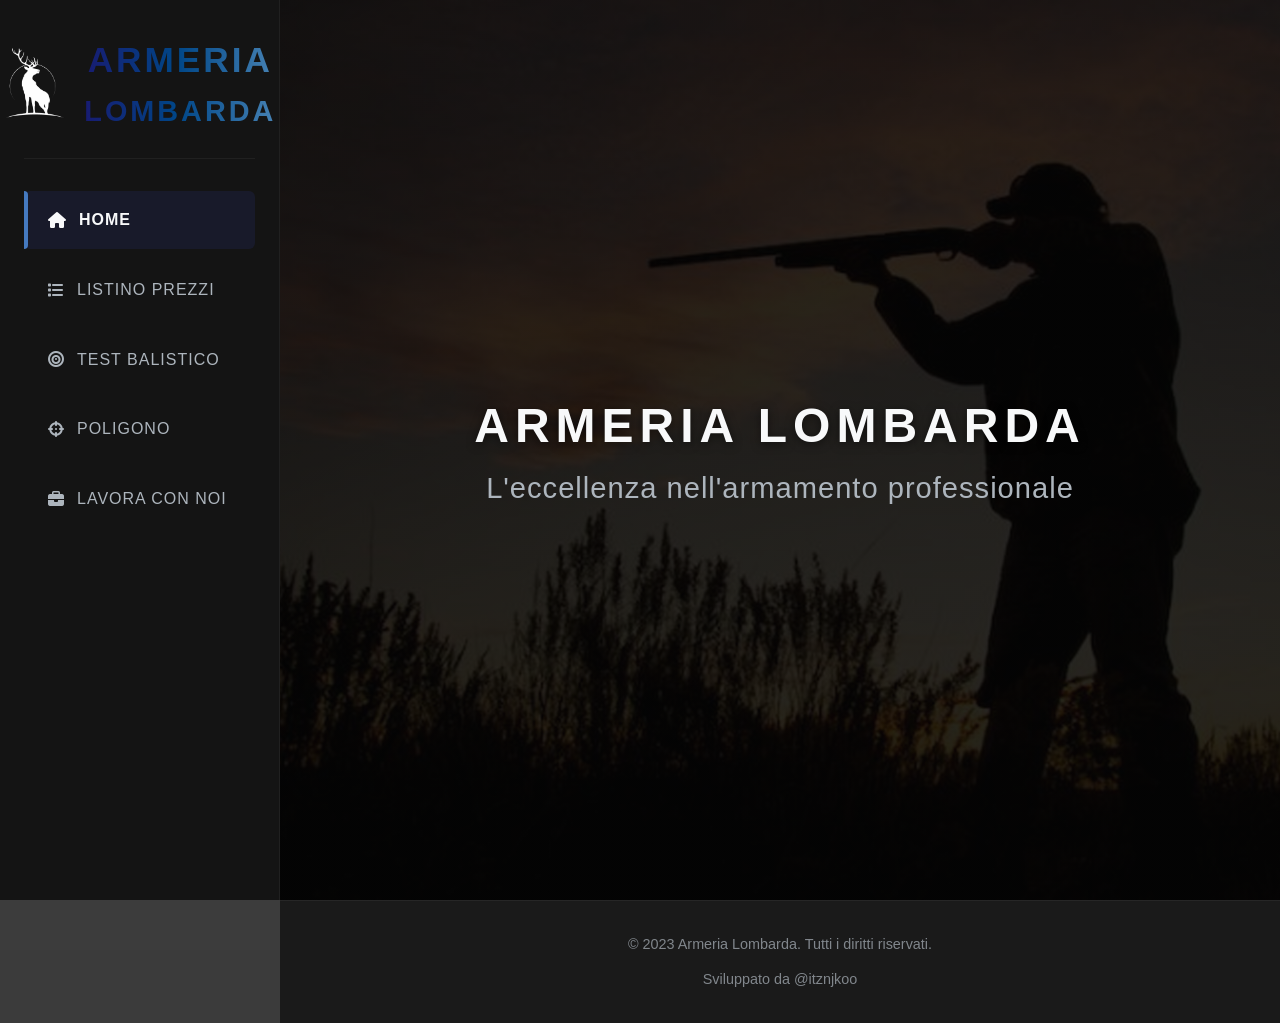
<file: index.html>
<!DOCTYPE html>
<html lang="it">
<head>
    <meta charset="UTF-8">
    <meta name="viewport" content="width=device-width, initial-scale=1.0">
    <title>IRP - Armeria Lombarda</title>
    <link rel="stylesheet" href="https://cdnjs.cloudflare.com/ajax/libs/font-awesome/6.4.0/css/all.min.css">
    <link rel="stylesheet" href="style.css">
    <link rel="icon" href="favicon.ico" type="image/x-icon">
</head>
<body class="homepage">
    <nav class="sidebar">
<div class="logo">
   <div class="logo-container">
    <img src="logo.png" alt="Logo" class="sidebar-logo">
    <h1>
        <span class="big">Armeria</span> 
        <span class="small">Lombarda</span>
    </h1>
</div>
    
    </div>
</div>
</div>
        </div>
        
   <img src="logonico.png" alt="Logo" class="logo-nico">
   <img src="logoirp.png" alt="Logo" class="logo-auth">

    
        <div class="nav-links">
            <a href="index.html" class="nav-btn active">Home</a>
            <a href="listino.html" class="nav-btn">Listino Prezzi</a>
            <a href="balistico.html" class="nav-btn">Test Balistico</a>
               <a href="poligono.html" class="nav-btn">Poligono</a>
            <a href="lavora-con-noi.html" class="nav-btn">Lavora con Noi</a>
               
        </div>
    </nav>
    
    <main class="cover">
        <div class="cover-content">
            <h2>Armeria Lombarda</h2>
            <p>L'eccellenza nell'armamento professionale</p>
        </div>
    </main>
    
    <footer>
        <div class="footer-content">
            <div class="copyright">© 2023 Armeria Lombarda. Tutti i diritti riservati.</div>
            <div class="copyright">Sviluppato da @itznjkoo</div>
   
        </div>
    </footer>

    <div id="page-transition"></div>
    <script src="script.js"></script>
</file>
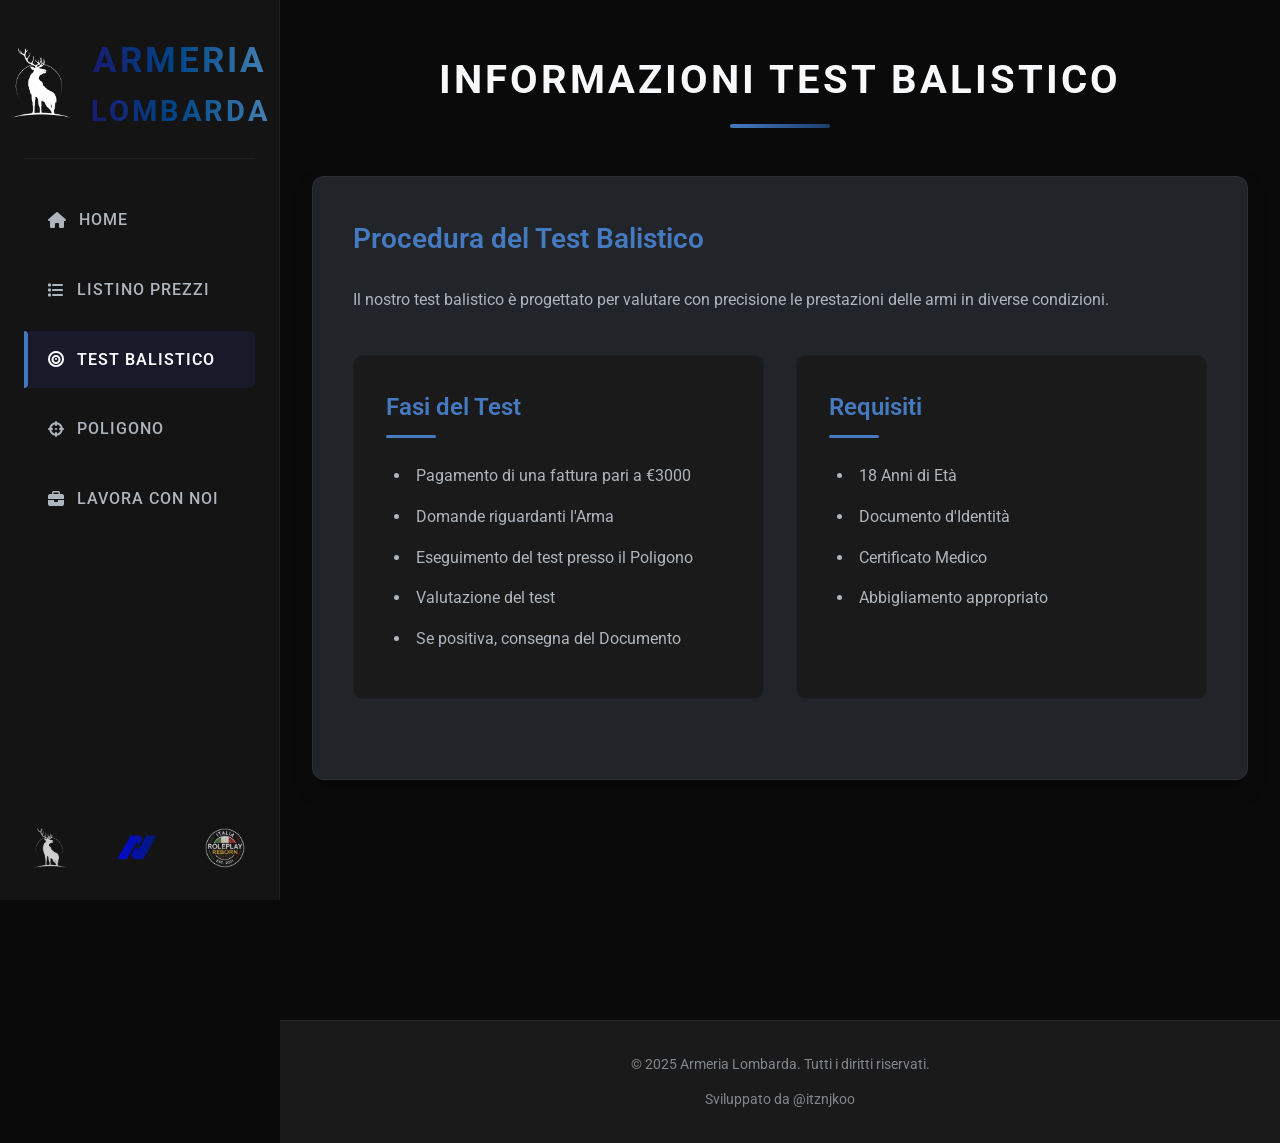
<file: balistico.html>
<!DOCTYPE html>
<html lang="it">
<head>
    <meta charset="UTF-8">
    <meta name="viewport" content="width=device-width, initial-scale=1.0">
    <title>Test Balistico - Armeria Lombarda</title>
    <link rel="stylesheet" href="https://cdnjs.cloudflare.com/ajax/libs/font-awesome/6.4.0/css/all.min.css">
    <link rel="stylesheet" href="style.css">
    <link href="https://fonts.googleapis.com/css2?family=Roboto:wght@400;500;700;900&display=swap" rel="stylesheet">
    <link rel="icon" href="favicon.ico" type="image/x-icon">
</head>
<body>

    <nav class="sidebar">
<div class="logo">
   <div class="logo-container">
    <img src="logo.png" alt="Logo" class="sidebar-logo">
    <h1>
        <span class="big">Armeria</span> 
        <span class="small">Lombarda</span>
    </h1>
</div>
    </div>
        <div class="footer-logos">
            <img src="logo.png" alt="Logo" />
            <img src="logonico.png" alt="Nico" />
            <img src="logoirp.png" alt="Auth" />
           
          </div>
        <div class="nav-links">
            <a href="index.html" class="nav-btn">Home</a>
            <a href="listino.html" class="nav-btn">Listino Prezzi</a>
            <a href="balistico.html" class="nav-btn active">Test Balistico</a>
              <a href="poligono.html" class="nav-btn">Poligono</a>
            <a href="lavora-con-noi.html" class="nav-btn">Lavora con Noi</a>
        </div>
    </nav>
    
    <main class="centered-content">
        <div class="content-container">
            <h2 class="page-title">Informazioni Test Balistico</h2>
            
            <div class="content-section">
                <h3>Procedura del Test Balistico</h3>
                <p>Il nostro test balistico è progettato per valutare con precisione le prestazioni delle armi in diverse condizioni.</p>
                
                <div class="info-grid">
                    <div class="info-card">
                        <h4>Fasi del Test</h4>
                        <ul>
                            <li>Pagamento di una fattura pari a €3000</li>
                            <li>Domande riguardanti l'Arma</li>
                            <li>Eseguimento del test presso il Poligono</li>
                            <li>Valutazione del test</li>
                            <li>Se positiva, consegna del Documento</li>
                        </ul>
                    </div>
                    
                    <div class="info-card">
                        <h4>Requisiti</h4>
                        <ul>
                            <li>18 Anni di Età</li>
                            <li>Documento d'Identità</li>
                            <li>Certificato Medico</li>
                            <li>Abbigliamento appropriato</li>
                        </ul>
                    </div>
                </div>
            </div>
        </div>
    </main>
    
    <footer>
        <div class="footer-content">
            <div class="copyright">© 2025 Armeria Lombarda. Tutti i diritti riservati.</div>
            <div class="copyright">Sviluppato da @itznjkoo</div>

        </div>
    </footer>

    <div id="page-transition"></div>
    <script src="script.js"></script>
</file>
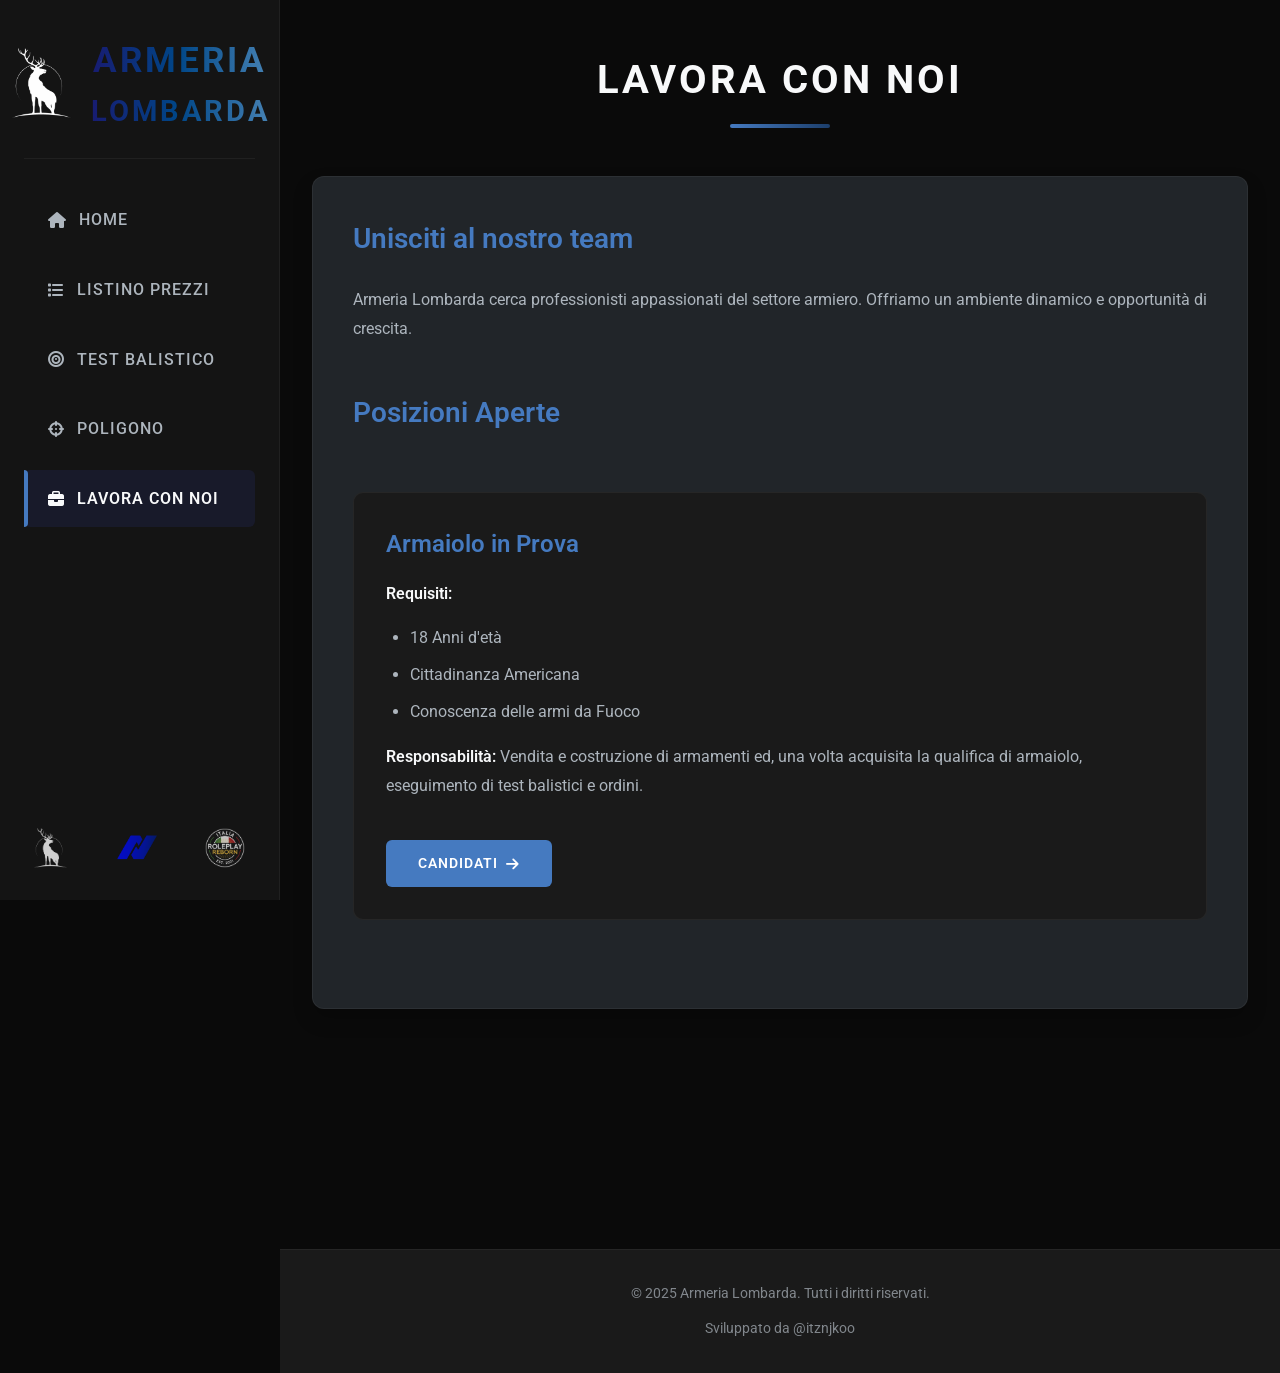
<file: lavora-con-noi.html>
<!DOCTYPE html>
<html lang="it">
<head>
    <meta charset="UTF-8">
    <meta name="viewport" content="width=device-width, initial-scale=1.0">
    <title>Lavora con Noi - Armeria Lombarda</title>
    <link rel="stylesheet" href="https://cdnjs.cloudflare.com/ajax/libs/font-awesome/6.4.0/css/all.min.css">
    <link rel="stylesheet" href="style.css">
    <link href="https://fonts.googleapis.com/css2?family=Roboto:wght@400;500;700;900&display=swap" rel="stylesheet">
    <link rel="icon" href="favicon.ico" type="image/x-icon">
</head>
<body>

    <nav class="sidebar">
<div class="logo">
   <div class="logo-container">
    <img src="logo.png" alt="Logo" class="sidebar-logo">
    <h1>
        <span class="big">Armeria</span> 
        <span class="small">Lombarda</span>
    </h1>
</div>
<div class="footer-logos">
            <img src="logo.png" alt="Logo" />
            <img src="logonico.png" alt="Nico" />
            <img src="logoirp.png" alt="Auth" />
           
          </div>
        </div>
        
        <div class="nav-links">
            <a href="index.html" class="nav-btn active">Home</a>
            <a href="listino.html" class="nav-btn">Listino Prezzi</a>
            <a href="balistico.html" class="nav-btn">Test Balistico</a>
               <a href="poligono.html" class="nav-btn">Poligono</a>
            <a href="lavora-con-noi.html" class="nav-btn">Lavora con Noi</a>
               
        </div>
    </nav>
    
    <main class="centered-content">
        <div class="content-container">
            <h2 class="page-title">Lavora con Noi</h2>
            
            <div class="content-section">
                <div class="job-intro">
                    <h3>Unisciti al nostro team</h3>
                    <p>Armeria Lombarda cerca professionisti appassionati del settore armiero. Offriamo un ambiente dinamico e opportunità di crescita.</p>
                </div>
                
                <div class="job-positions">
                    <h3>Posizioni Aperte</h3>
                    
                    <div class="position-card">
                        <h4>Armaiolo in Prova</h4>
                        <p><strong>Requisiti:</strong></p>
                        <ul>
                            <li>18 Anni d'età</li>
                            <li>Cittadinanza Americana</li>
                            <li>Conoscenza delle armi da Fuoco</li>
                        </ul>
                        <p><strong>Responsabilità:</strong> Vendita e costruzione di armamenti ed, una volta acquisita la qualifica di armaiolo, eseguimento di test balistici e ordini.</p>
                        <a href="https://discord.gg/AMyUmbFwgq" class="apply-btn" target="_blank">Candidati <i class="fas fa-arrow-right"></i></a>
                    </div>
                </div>
            </div>
        </div>
    </main>
    
    <footer>
        <div class="footer-content">
            <div class="copyright">© 2025 Armeria Lombarda. Tutti i diritti riservati.</div>
            <div class="copyright">Sviluppato da @itznjkoo</div>
        
        </div>
    </footer>

    <div id="page-transition"></div>
    <script src="script.js"></script>
</file>
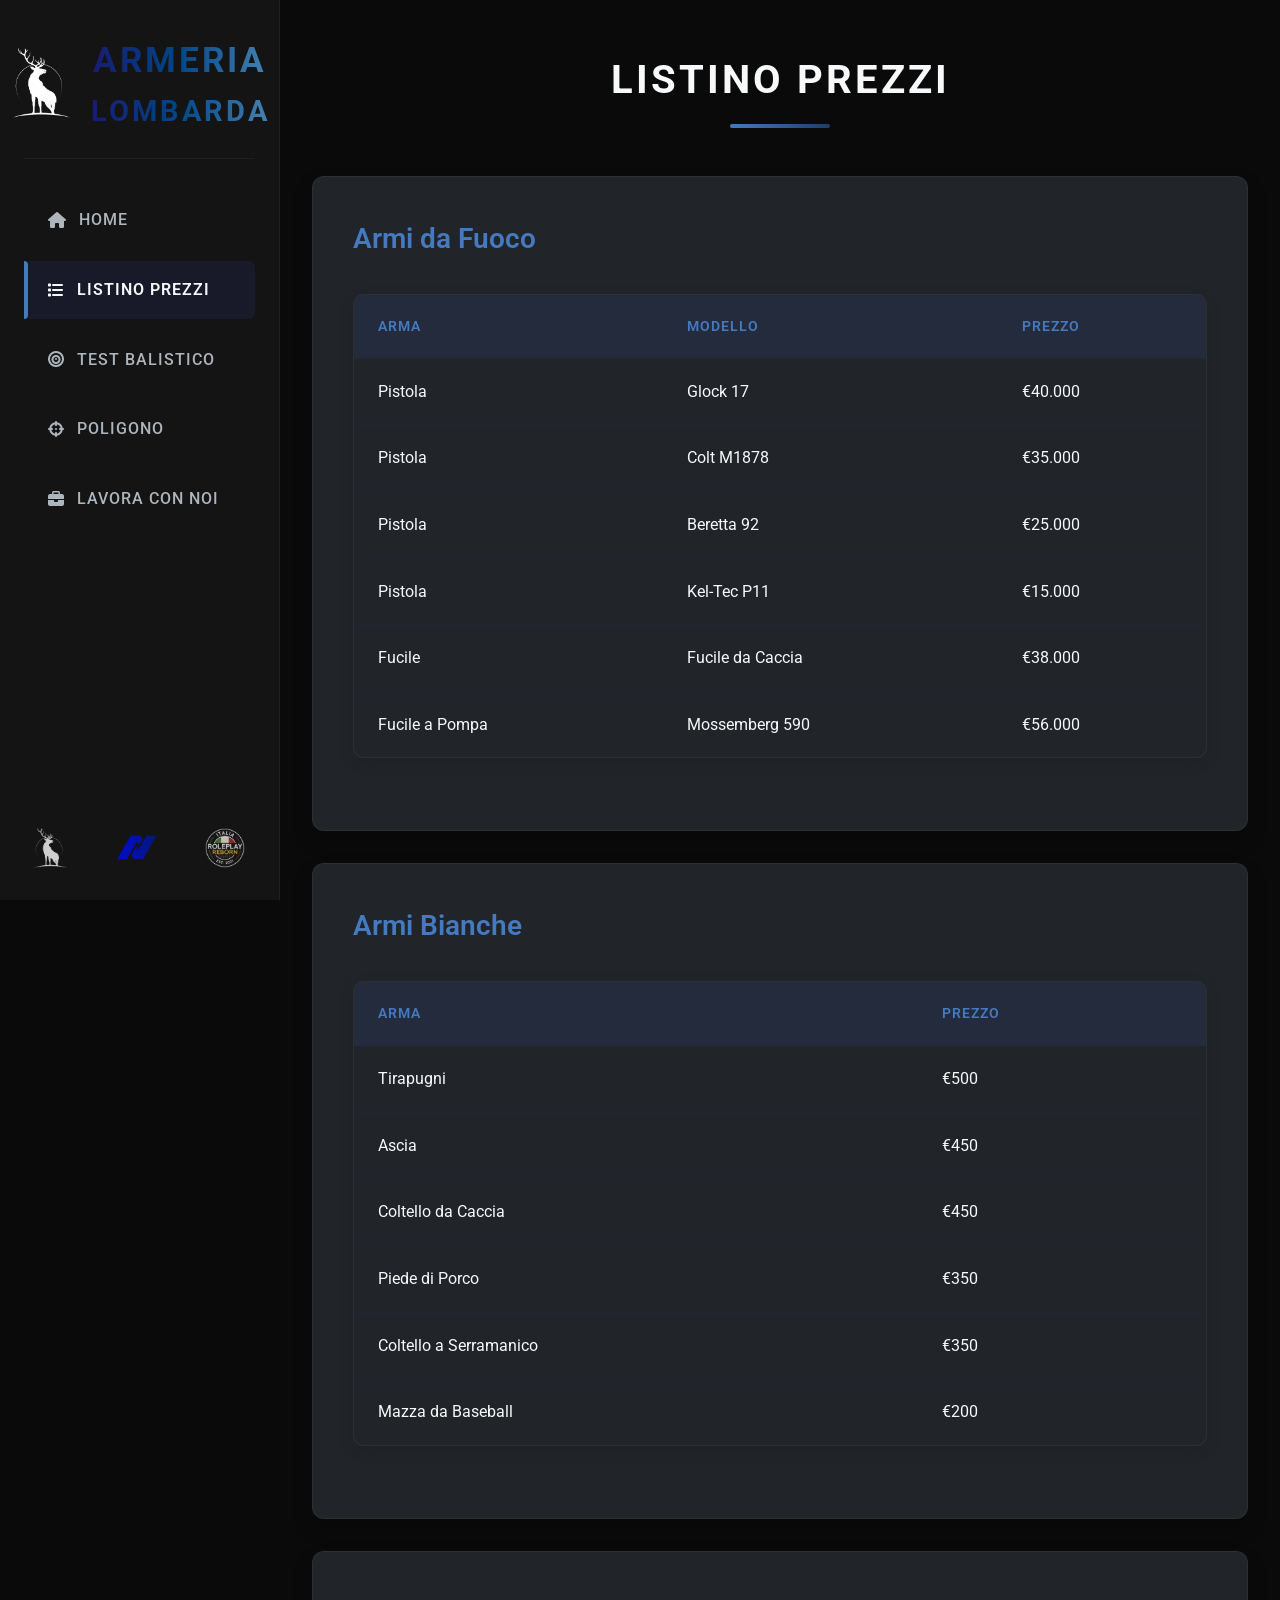
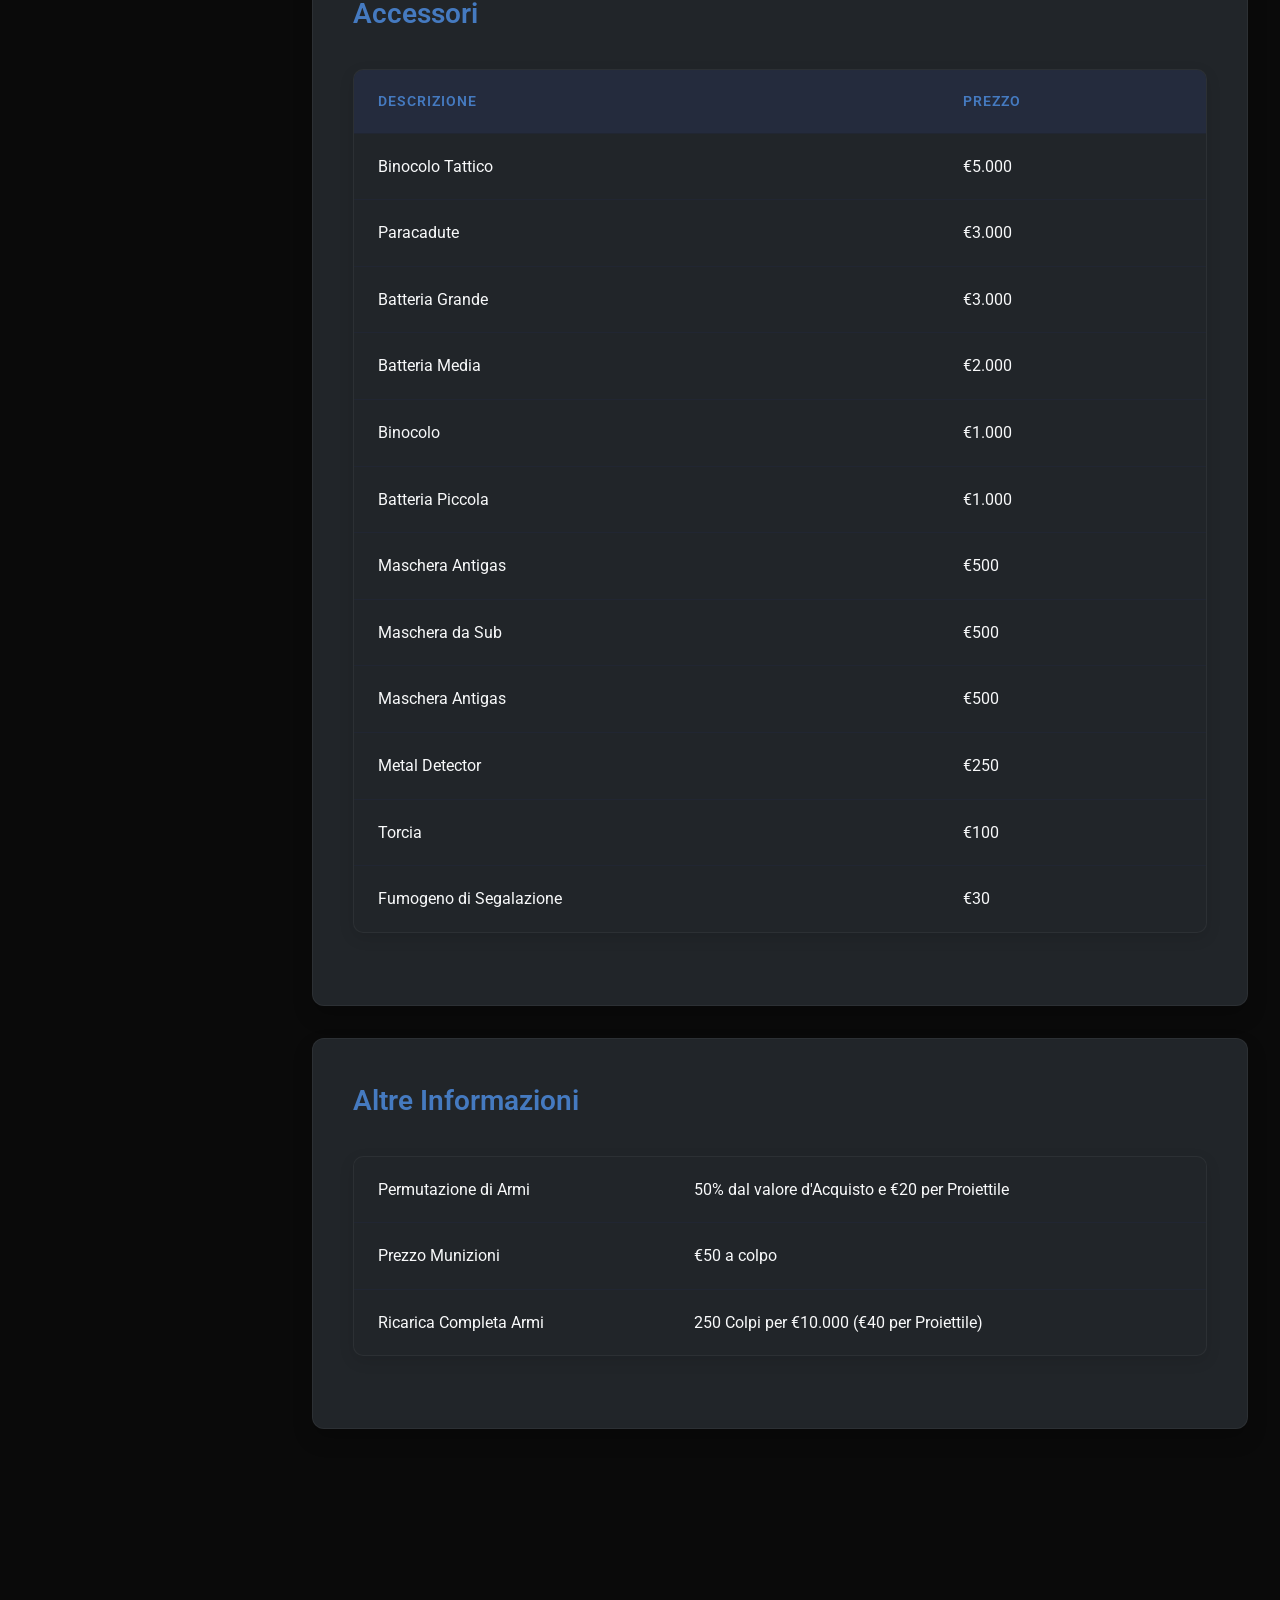
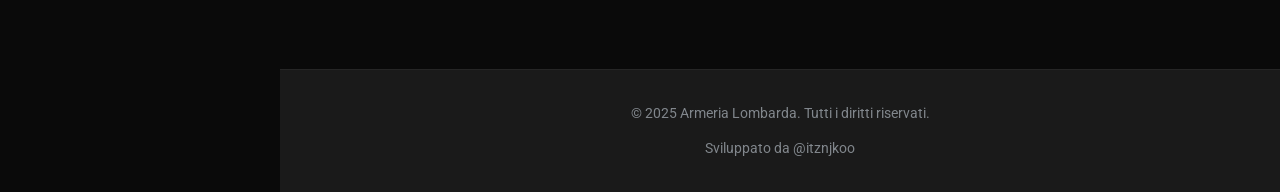
<file: listino.html>
<!DOCTYPE html>
<html lang="it">
<head>
    <meta charset="UTF-8">
    <meta name="viewport" content="width=device-width, initial-scale=1.0">
    <title>Listino Prezzi - Armeria Lombarda</title>
    <link rel="stylesheet" href="https://cdnjs.cloudflare.com/ajax/libs/font-awesome/6.4.0/css/all.min.css">
    <link rel="stylesheet" href="style.css">
    <link href="https://fonts.googleapis.com/css2?family=Roboto:wght@400;500;700;900&display=swap" rel="stylesheet">
    <link rel="icon" href="favicon.ico" type="image/x-icon">
</head>
<body>
    <nav class="sidebar">
<div class="logo">
   <div class="logo-container">
    <img src="logo.png" alt="Logo" class="sidebar-logo">
    <h1>
        <span class="big">Armeria</span> 
        <span class="small">Lombarda</span>
    </h1>
</div>
        <div class="footer-logos">
            <img src="logo.png" alt="Logo" />
            <img src="logonico.png" alt="Nico" />
            <img src="logoirp.png" alt="Auth" />
           
          </div>
             </div>
        <div class="nav-links">
            <a href="index.html" class="nav-btn">Home</a>
            <a href="listino.html" class="nav-btn active">Listino Prezzi</a>
            <a href="balistico.html" class="nav-btn">Test Balistico</a>
              <a href="poligono.html" class="nav-btn">Poligono</a>
            <a href="lavora-con-noi.html" class="nav-btn">Lavora con Noi</a>
        </div>
    </nav>
    
    <main class="centered-content">
        <div class="content-container">
            <h2 class="page-title">Listino Prezzi</h2>
    
            <div class="content-section">
                <h3>Armi da Fuoco</h3>
                <div class="table-container">
                    <table>
                        <thead>
                            <tr>
                                <th>Arma</th>
                                <th>Modello</th>
                                <th>Prezzo</th>
                            </tr>
                        </thead>
                        <tbody>   
                            <tr><td>Pistola</td><td>Glock 17</td><td>€40.000</td></tr>
                            <tr><td>Pistola</td><td>Colt M1878</td><td>€35.000</td></tr>
                             <tr><td>Pistola</td><td>Beretta 92</td><td>€25.000</td></tr>
                            <tr><td>Pistola</td><td>Kel-Tec P11</td><td>€15.000</td></tr>
                     
                        
                            <tr><td>Fucile</td><td>Fucile da Caccia</td><td>€38.000</td></tr>
                            <tr><td>Fucile a Pompa</td><td>Mossemberg 590</td><td>€56.000</td></tr>
                        </tbody>
                    </table>
                </div>
            </div>
    
            <div class="content-section">
                <h3>Armi Bianche</h3>
                <div class="table-container">
                    <table>
                        <thead>
                            <tr>
                                <th>Arma</th>
        
                                <th>Prezzo</th>
                            </tr>
                        </thead>
                        <tbody>
                            <td>Tirapugni</td><td>€500</td></tr>
                    <td>Ascia</td><td>€450</td></tr>
                    <td>Coltello da Caccia</td><td>€450</td></tr>
                    <td>Piede di Porco</td><td>€350</td></tr>
                    <td>Coltello a Serramanico</td><td>€350</td></tr>
                    <td>Mazza da Baseball</td><td>€200</td></tr>
               
                        </tbody>
                    </table>
                </div>
            </div>
    
            <div class="content-section">
                <h3>Accessori</h3>
                <div class="table-container">
                    <table>
                        <thead>
                            <tr>
                          
                                <th>Descrizione</th>
                                <th>Prezzo</th>
                            </tr>
                        </thead>
                        <tbody>
                                                                    <td>Binocolo Tattico</td><td>€5.000</td></tr>
                            <td>Paracadute</td><td>€3.000</td></tr>
                            <td>Batteria Grande</td><td>€3.000</td></tr>
                            <td>Batteria Media</td><td>€2.000</td></tr>
                             <td>Binocolo</td><td>€1.000</td></tr>
                            <td>Batteria Piccola</td><td>€1.000</td></tr>
                            <td>Maschera Antigas</td><td>€500</td></tr>
                               <td>Maschera da Sub</td><td>€500</td></tr>
                                  <td>Maschera Antigas</td><td>€500</td></tr>
                                     <td>Metal Detector</td><td>€250</td></tr>
                                        <td>Torcia</td><td>€100</td></tr>
                                        <td>Fumogeno di Segalazione</td><td>€30</td></tr>
                        </tbody>
                    </table>
                </div>

            </div>
            <div class="content-section">
                <h3>Altre Informazioni</h3>
                <div class="table-container">
                    <table>
                        <thead>
                            <tr>
                         
                            
                            </tr>
                        </thead>
                        <tbody>
                                <tr><td>Permutazione di Armi</td><td>50% dal valore d'Acquisto e €20 per Proiettile</td></tr>
                                  <tr><td>Prezzo Munizioni</td><td>€50 a colpo</td></tr>
      
                            <tr><td>Ricarica Completa Armi</td><td>250 Colpi per €10.000 (€40 per Proiettile)</td></tr>      
                            

                        </tbody>
                        
                    </table>
                
                    
                </div>
            </div>
        </div>
        
    </main>
    
    
    <footer>
        <div class="footer-content">
            <div class="copyright">© 2025 Armeria Lombarda. Tutti i diritti riservati.</div>
            <div class="copyright">Sviluppato da @itznjkoo</div>
         
        </div>
    </footer>

    <div id="page-transition"></div>
    <script src="script.js"></script>
</file>
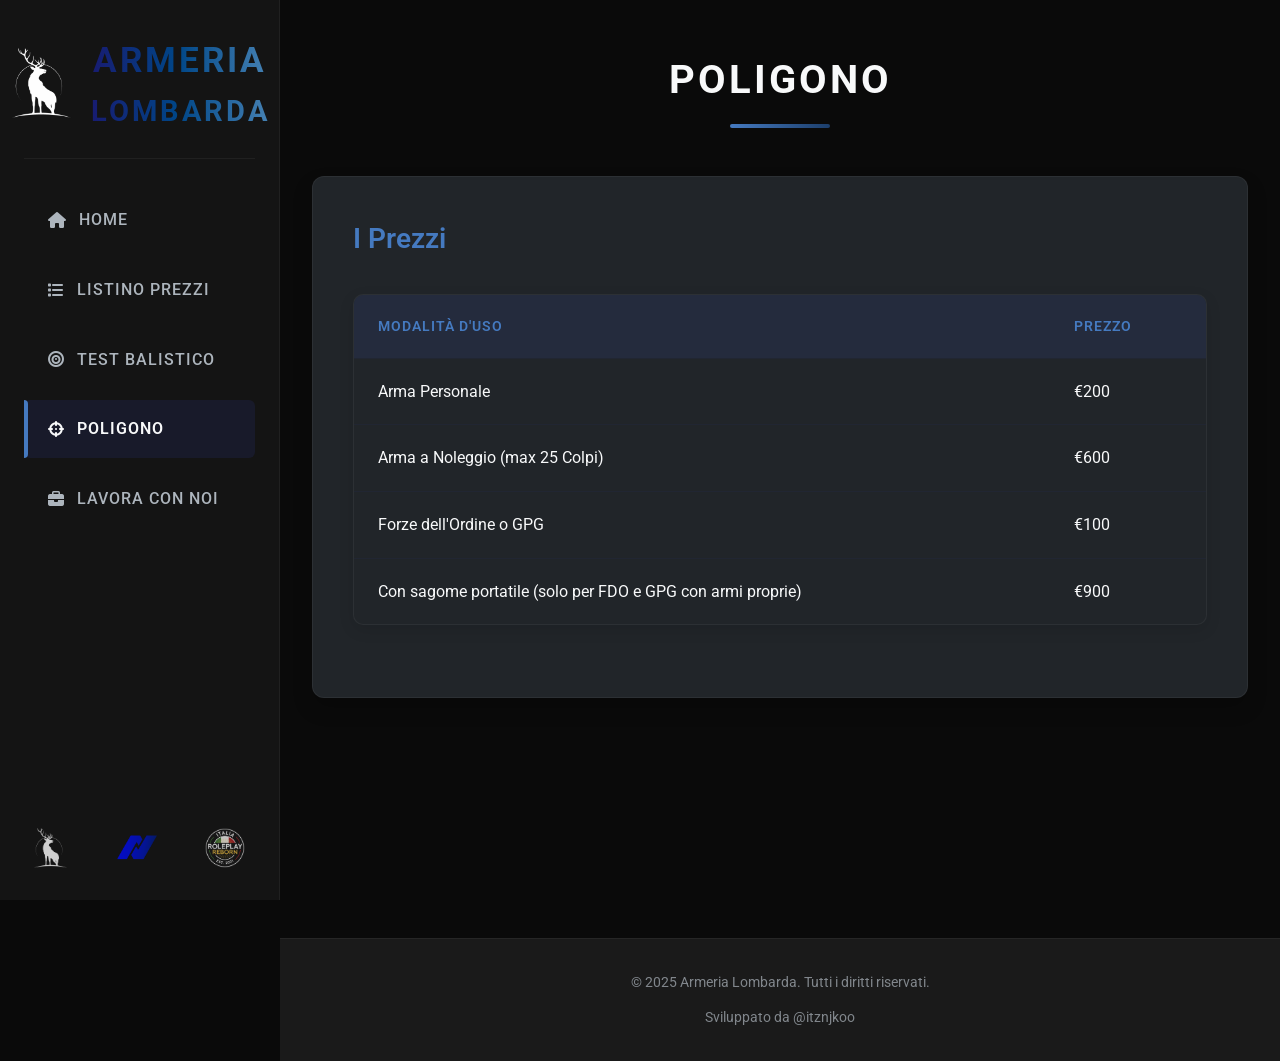
<file: poligono.html>
<!DOCTYPE html>
<html lang="it">
<head>
    <meta charset="UTF-8">
    <meta name="viewport" content="width=device-width, initial-scale=1.0">
    <title>Poligono - Armeria Lombarda</title>
    <link rel="stylesheet" href="https://cdnjs.cloudflare.com/ajax/libs/font-awesome/6.4.0/css/all.min.css">
    <link rel="stylesheet" href="style.css">
    <link href="https://fonts.googleapis.com/css2?family=Roboto:wght@400;500;700;900&display=swap" rel="stylesheet">
    <link rel="icon" href="favicon.ico" type="image/x-icon">
</head>
<body>
    <nav class="sidebar">
<div class="logo">
   <div class="logo-container">
    <img src="logo.png" alt="Logo" class="sidebar-logo">
    <h1>
        <span class="big">Armeria</span> 
        <span class="small">Lombarda</span>
    </h1>
</div>
        <div class="footer-logos">
            <img src="logo.png" alt="Logo" />
            <img src="logonico.png" alt="Nico" />
            <img src="logoirp.png" alt="Auth" />
           
          </div>
             </div>
        <div class="nav-links">
            <a href="index.html" class="nav-btn">Home</a>
            <a href="listino.html" class="nav-btn active">Listino Prezzi</a>
            <a href="balistico.html" class="nav-btn">Test Balistico</a>
              <a href="poligono.html" class="nav-btn">Poligono</a>
            <a href="lavora-con-noi.html" class="nav-btn">Lavora con Noi</a>
        </div>
    </nav>
    
    <main class="centered-content">
        <div class="content-container">
            <h2 class="page-title">Poligono</h2>
    
            <div class="content-section">
                <h3>I Prezzi</h3>
                <div class="table-container">
                    <table>
                        <thead>
                            <tr>
                                <th>Modalità D'uso</th>
                                <th>Prezzo</th>
                              
                            </tr>
                        </thead>
                        <tbody>   
                            <tr><td>Arma Personale</td><td>€200</td>
                            <tr><td>Arma a Noleggio (max 25 Colpi)</td><td>€600</td>
                             <tr><td>Forze dell'Ordine o GPG</td><td>€100</td>
                            <tr><td>Con sagome portatile (solo per FDO e GPG con armi proprie)</td><td>€900</td>
                     
                        
                        </tbody>
                    </table>
                </div>
            </div>

                
                    
                </div>
            </div>
        </div>
        
    </main>
    
    
    <footer>
        <div class="footer-content">
            <div class="copyright">© 2025 Armeria Lombarda. Tutti i diritti riservati.</div>
            <div class="copyright">Sviluppato da @itznjkoo</div>
           
        </div>
    </footer>

    <div id="page-transition"></div>
    <script src="script.js"></script>
</file>
<file: style.css>
:root {
    --primary: #0a0a0a;
    --secondary: #1a1a1a;
    --accent: #457ac0;
    --text: #f8f9fa;
    --text-secondary: #adb5bd;
    --highlight: #457ac0;
    --card-bg: #212529;
    --sidebar-bg: #141414;
    --transition: all 0.3s cubic-bezier(0.25, 0.8, 0.25, 1);
}


* {
    margin: 0;
    padding: 0;
    box-sizing: border-box;
    font-family: 'Roboto', sans-serif;
}

body {
    background-color: var(--primary);
    color: var(--text);
    overflow-x: hidden;
    line-height: 1.6;
    min-height: 100vh;
}

/* Layout */
body.homepage {
    overflow: hidden;
    height: 100vh;
    background: linear-gradient(rgba(0, 0, 0, 0.763), rgba(0, 0, 0, 0.8)), url('foto.png') no-repeat center center;
    background-size: cover;
}

/* Sidebar */
.sidebar {
    position: fixed;
    top: 0;
    left: 0;
    width: 280px;
    height: 100vh;
    background-color: var(--sidebar-bg);
    padding: 2rem 1.5rem;
    display: flex;
    flex-direction: column;
    z-index: 100;
    border-right: 1px solid rgba(255, 255, 255, 0.05);
    transition: var(--transition);
}

.logo {
    margin-bottom: 2rem;
    text-align: center;
    padding-bottom: 1.5rem;
    border-bottom: 1px solid rgba(255, 255, 255, 0.05);
}

.logo h1 {
    font-weight: 700;
    text-transform: uppercase;
    letter-spacing: 3px;
    background: linear-gradient(90deg,rgba(25, 25, 112, 1) 0%, rgba(0, 70, 135, 1) 50%, rgba(70, 130, 180, 1) 100%);
    -webkit-background-clip: text;
    -webkit-text-fill-color: transparent;
    margin: 0;
}

.logo h1 .big {
    font-size: 2.2rem;   /* Più grande */
    margin-left: 5px;
}

.logo h1 .small {
    font-size: 1.8rem;   /* Più piccola */
    margin-left: 5px;
}

.nav-links {
    display: flex;
    flex-direction: column;
    gap: 0.75rem;
}

/* Cover Page */
.cover {
    height: 100vh;
    margin-left: 280px;
    display: flex;
    align-items: center;
    justify-content: center;
    text-align: center;
    position: relative;
}

.cover::before {
    content: '';
    position: absolute;
    top: 0;
    left: 0;
    width: 100%;
    height: 100%;
    background: linear-gradient(135deg, rgba(0, 0, 0, 0.2) 0%, rgba(10, 10, 10, 0.348)0%);
}

.cover-content {
    max-width: 800px;
    padding: 2rem;
    position: relative;
    z-index: 1;
}

.cover-content h2 {
    font-size: 3rem;
    margin-bottom: 0rem;
    color: var(--text);
    text-transform: uppercase;
    letter-spacing: 6px;
    font-weight: 900;
    text-shadow: 0 2px 10px rgba(0, 0, 0, 0.5);
}

.cover-content p {
    font-size: 1.82rem;
    color: var(--text-secondary);
    letter-spacing: 1px;
}

/* Navigation */
.nav-btn {
    background-color: transparent;
    color: var(--text-secondary);
    border: none;
    padding: 1rem 1.5rem;
    font-size: 1rem;
    cursor: pointer;
    position: relative;
    transition: var(--transition);
    border-radius: 6px;
    text-transform: uppercase;
    font-weight: 500;
    letter-spacing: 1px;
    text-decoration: none;
    text-align: left;
    display: flex;
    align-items: center;
    gap: 0.75rem;
}

.nav-btn:hover {
    color: var(--text);
    background-color: rgba(43, 100, 235, 0.05);
    transform: translateX(5px);
}

.nav-btn.active {
    color: var(--text);
    background-color: rgba(57, 80, 230, 0.1);
    font-weight: 600;
}

.nav-btn.active::before {
    content: '';
    position: absolute;
    left: 0;
    top: 0;
    height: 100%;
    width: 4px;
    background-color: var(--accent);
    border-radius: 0 4px 4px 0;
}

/* Page Content */
.centered-content {
    margin-left: 280px;
    display: flex;
    justify-content: center;
    padding: 3rem 2rem;
    min-height: calc(100vh - 120px);
}

.content-container {
    width: 100%;
    max-width: 1200px;
    padding-bottom: 160px; /* Space for footer */
}

.page-title {
    text-align: center;
    margin-bottom: 3rem;
    color: var(--text);
    font-size: 2.5rem;
    text-transform: uppercase;
    letter-spacing: 3px;
    font-weight: 700;
    position: relative;
    padding-bottom: 1rem;
}

.page-title::after {
    content: '';
    position: absolute;
    bottom: 0;
    left: 50%;
    transform: translateX(-50%);
    width: 100px;
    height: 4px;
    background: linear-gradient(to right, var(--accent), #1c3e6b);
    border-radius: 2px;
}

.content-section {
    background-color: var(--card-bg);
    padding: 2.5rem;
    border-radius: 12px;
    margin-bottom: 2rem;
    box-shadow: 0 10px 20px rgba(0, 0, 0, 0.2);
    border: 1px solid rgba(255, 255, 255, 0.05);
}

.content-section h3 {
    color: var(--accent);
    margin-bottom: 1.5rem;
    font-size: 1.75rem;
    font-weight: 600;
}

.content-section p {
    color: var(--text-secondary);
    margin-bottom: 1.5rem;
    line-height: 1.8;
}

/* Tables */
.table-container {
    overflow-x: auto;
    margin: 2rem 0;
    background-color: var(--card-bg);
    border-radius: 10px;
    box-shadow: 0 5px 15px rgba(0, 0, 0, 0.1);
    border: 1px solid rgba(255, 255, 255, 0.05);
}

table {
    width: 100%;
    border-collapse: collapse;
}

th, td {
    padding: 1.25rem 1.5rem;
    text-align: left;
    border-bottom: 1px solid rgba(46, 60, 214, 0.05);
}

th {
    background-color: rgba(57, 97, 230, 0.1);
    color: var(--accent);
    text-transform: uppercase;
    font-weight: 600;
    letter-spacing: 1px;
    font-size: 0.9rem;
}

tr:last-child td {
    border-bottom: none;
}

tr:hover {
    background-color: rgba(33, 70, 190, 0.02);
}

.price {
    color: var(--accent);
    font-weight: 700;
}

.price::before {
    content: '$';
    margin-right: 2px;
}

/* Info Grid */
.info-grid {
    display: grid;
    grid-template-columns: repeat(auto-fit, minmax(300px, 1fr));
    gap: 2rem;
    margin: 2.5rem 0;
}

.info-card {
    background-color: var(--secondary);
    padding: 2rem;
    border-radius: 10px;
    transition: var(--transition);
    border: 1px solid rgba(55, 130, 216, 0.05);
}

.info-card:hover {
    transform: translateY(-10px);
    box-shadow: 0 15px 30px rgba(0, 0, 0, 0.3);
}

.info-card h4 {
    color: var(--accent);
    margin-bottom: 1.5rem;
    font-size: 1.5rem;
    font-weight: 600;
    position: relative;
    padding-bottom: 0.75rem;
}

.info-card h4::after {
    content: '';
    position: absolute;
    bottom: 0;
    left: 0;
    width: 50px;
    height: 3px;
    background-color: var(--accent);
    border-radius: 2px;
}

.info-card ul {
    list-style-position: inside;
    padding-left: 0.5rem;
}

.info-card li {
    margin-bottom: 0.75rem;
    color: var(--text-secondary);
    line-height: 1.8;
}

/* Job Positions */
.job-positions {
    display: flex;
    flex-direction: column;
    gap: 2rem;
    margin: 3rem 0;
}

.position-card {
    background-color: var(--secondary);
    padding: 2rem;
    border-radius: 10px;
    border-left: 5px solid var(--accent);
    transition: var(--transition);
    border: 1px solid rgba(255, 255, 255, 0.05);
}

.position-card:hover {
    transform: translateY(-5px);
    box-shadow: 0 10px 20px rgba(0, 0, 0, 0.2);
}

.position-card h4 {
    color: var(--accent);
    margin-bottom: 1rem;
    font-size: 1.5rem;
    font-weight: 600;
}

.position-card p {
    margin-bottom: 1rem;
    color: var(--text-secondary);
    line-height: 1.8;
}

.position-card strong {
    color: var(--text);
    font-weight: 600;
}

.position-card ul {
    margin: 1rem 0;
    padding-left: 1.5rem;
}

.position-card li {
    color: var(--text-secondary);
    margin-bottom: 0.5rem;
    line-height: 1.8;
}

.apply-btn {
    display: inline-flex;
    align-items: center;
    gap: 0.5rem;
    background-color: var(--accent);
    color: white;
    padding: 0.75rem 2rem;
    border-radius: 6px;
    text-decoration: none;
    margin-top: 1.5rem;
    font-weight: 600;
    transition: var(--transition);
    border: none;
    cursor: pointer;
    text-transform: uppercase;
    letter-spacing: 1px;
    font-size: 0.9rem;
}

.apply-btn:hover {
    background-color: #1c3e6b;
    transform: translateY(-3px);
    box-shadow: 0 5px 15px rgba(4, 26, 98, 0.4);
}

/* Footer */
footer {
    background-color: var(--secondary);
    padding: 2rem;
    text-align: center;
    margin-left: 280px;
    border-top: 1px solid rgba(255, 255, 255, 0.05);
    position: relative;
    bottom: 0;
    width: calc(100% - 280px);
}

.footer-content {
    display: flex;
    flex-direction: column;
    gap: 0.75rem;
    max-width: 1200px;
    margin: 0 auto;
}

.copyright {
    font-size: 0.9rem;
    opacity: 0.7;
    color: var(--text-secondary);
}

.discord-contact {
    font-size: 0.9rem;
    opacity: 0.7;
    color: var(--text-secondary);
}

/* Page Transition */
#page-transition {
    position: fixed;
    top: 0;
    left: 0;
    width: 100%;
    height: 100%;
    background-color: var(--accent);
    opacity: 0;
    pointer-events: none;
    z-index: 9999;
    transition: opacity 0.5s ease-in-out;
}

#page-transition.active {
    opacity: 1;
    pointer-events: all;
}

/* Responsive design */
@media (max-width: 992px) {
    .sidebar {
        width: 240px;
    }
    
    .cover,
    .centered-content,
    footer {
        margin-left: 240px;
    }
    
    footer {
        width: calc(100% - 240px);
    }
}

@media (max-width: 768px) {
    .sidebar {
        width: 100%;
        height: auto;
        position: relative;
        padding: 1.5rem;
    }
    
    .logo {
        margin-bottom: 1.5rem;
        padding-bottom: 1rem;
    }
    
    .cover,
    .centered-content,
    footer {
        margin-left: 0;
    }
    
    .cover {
        height: calc(100vh - 120px);
        margin-top: 120px;
    }
    
    .cover-content h2 {
        font-size: 2.5rem;
    }
    
    .cover-content p {
        font-size: 2rem;
    }
    
    .centered-content {
        padding: 2rem 1.5rem;
    }
    
    .page-title {
        font-size: 2rem;
        margin-bottom: 2rem;
    }
    
    .content-section {
        padding: 1.5rem;
    }
    
    .info-grid {
        grid-template-columns: 1fr;
        gap: 1.5rem;
    }
    
    .nav-links {
        flex-direction: row;
        flex-wrap: wrap;
        justify-content: center;
    }
    
    .nav-btn {
        padding: 0.75rem 1rem;
        font-size: 0.9rem;
    }
    
    .nav-btn:hover {
        transform: translateY(3px);
    }
    
    .nav-btn.active::before {
        width: 100%;
        height: 3px;
        bottom: -5px;
        top: auto;
        border-radius: 3px;
    }
    
    footer {
        width: 100%;
        position: relative;
    }
}

.logo-fixed {
 position: fixed;
 top: 935px;
 right: 30px;
 height: 40px;
 z-index: 9999999;
 pointer-events: none;
 opacity: 0.8;
}

.logo-auth {
    position: fixed;
    top: 935px;
    right: 80px;
    height: 40px;
    z-index: 9999999;
    pointer-events: none;
    opacity: 0.8;
   }

   .logo-nico {
    position: fixed;
    top: 935px;
    right: 130px;
    height: 40px;
    z-index: 9999999;
    pointer-events: none;
    opacity: 0.8;
   }
   .footer-logos {
    display: flex;
    gap: 3rem;
    align-items: center;
    position: absolute;
    bottom: 2rem;
    left: 2rem;
}

.footer-logos img {
    height: 40px;
    opacity: 0.8;
    transition: transform 0.3s ease;
}

.footer-logos img:hover {
    transform: scale(1.1);
    
}
.logo-container {
    display: flex;
    align-items: center;
    justify-content: center;
    gap: 12px;
}

.sidebar-logo {
    height: 70px;
    width: auto;
}
</file>
